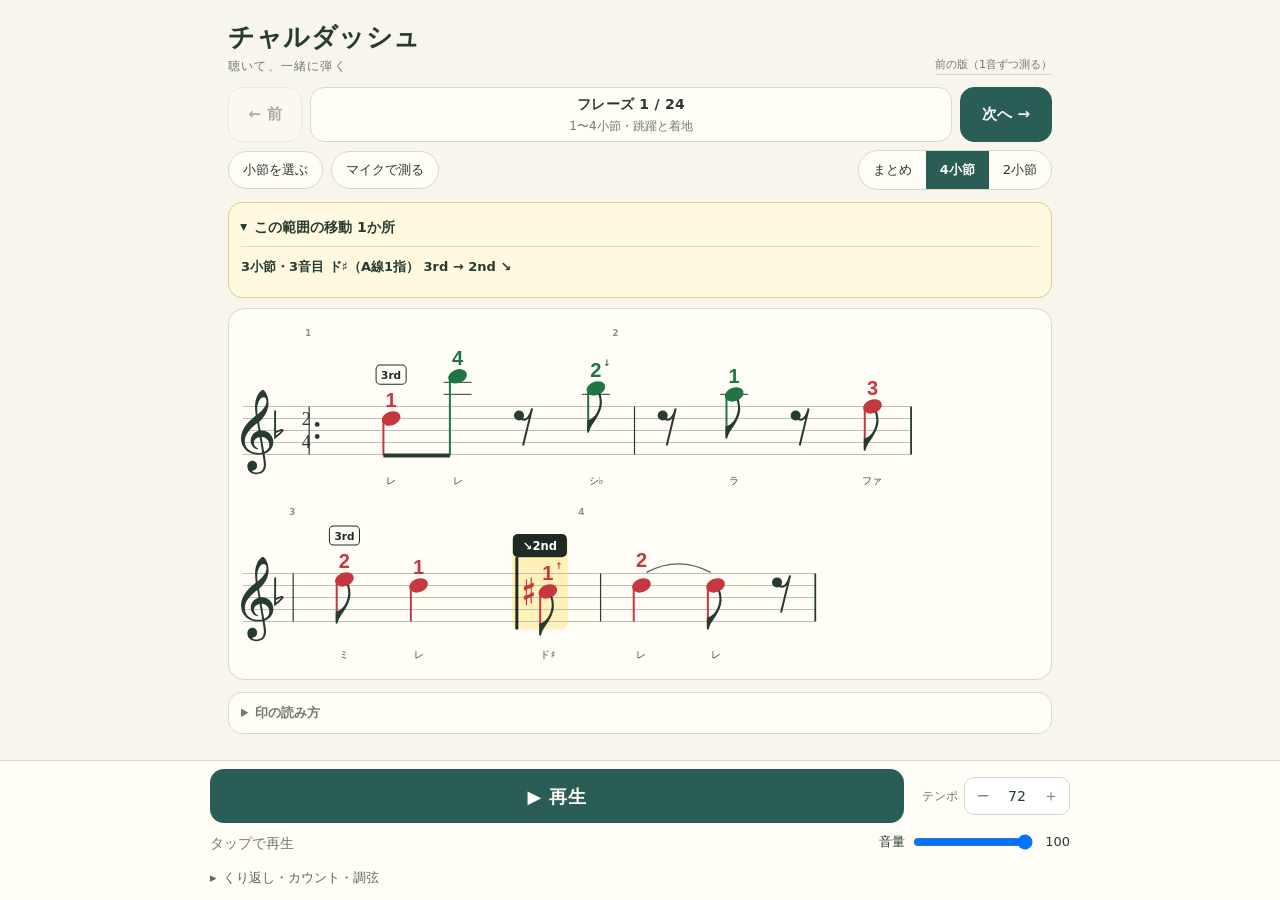
<file: index.html>
<!doctype html>
<html lang="ja">
<head>
<meta charset="utf-8">
<meta name="viewport" content="width=device-width, initial-scale=1, viewport-fit=cover">
<meta name="theme-color" content="#f7f5ec">
<title>チャルダッシュ — 聴いて、一緒に弾く</title>
<link rel="icon" href="icon.svg" type="image/svg+xml">
<link rel="stylesheet" href="style.css">
</head>
<body>

<header class="top">
  <div class="title">
    <h1>チャルダッシュ</h1>
    <p class="sub">聴いて、一緒に弾く</p>
  </div>
  <a id="classic-link" class="quiet-link" href="../">前の版（1音ずつ測る）</a>
</header>

<main>
  <section class="phrase-bar" aria-label="練習する範囲">
    <button id="prev" class="arrow" type="button">← 前</button>
    <div class="phrase-label">
      <p id="range-title" class="range-title">フレーズ 1 / 24</p>
      <p id="range-sub" class="range-sub">1〜4小節</p>
    </div>
    <button id="next" class="arrow primary" type="button">次へ →</button>
  </section>

  <div class="range-tools">
    <button id="picker-open" class="chip" type="button" aria-expanded="false" aria-controls="picker">小節を選ぶ</button>
    <a id="mic-link" class="chip" href="mic.html">マイクで測る</a>
    <div class="seg" role="group" aria-label="区切り">
      <button type="button" class="seg-btn" data-unit="16" aria-pressed="false">まとめ</button>
      <button type="button" class="seg-btn" data-unit="4" aria-pressed="true">4小節</button>
      <button type="button" class="seg-btn" data-unit="2" aria-pressed="false">2小節</button>
    </div>
    <button id="back-to-phrase" class="chip" type="button" hidden>フレーズに戻す</button>
  </div>

  <div id="picker" class="picker" hidden>
    <label>はじめ
      <select id="picker-start"></select>
    </label>
    <label>おわり
      <select id="picker-end"></select>
    </label>
    <button id="picker-apply" class="chip go" type="button">この範囲にする</button>
  </div>

  <details class="range-shifts" id="shift-box">
    <summary id="shift-title">この範囲の移動</summary>
    <div id="shift-list"></div>
  </details>

  <section id="score" class="score" aria-label="楽譜"></section>
  <div id="count-overlay" class="count-overlay" role="status" aria-live="assertive" hidden></div>

  <details class="legend">
    <summary>印の読み方</summary>
    <dl>
      <div><dt><span class="sw" style="background:#285dcc"></span>G線</dt><dd>青</dd></div>
      <div><dt><span class="sw" style="background:#ba6613"></span>D線</dt><dd>橙</dd></div>
      <div><dt><span class="sw" style="background:#c63840"></span>A線</dt><dd>赤</dd></div>
      <div><dt><span class="sw" style="background:#217544"></span>E線</dt><dd>緑</dd></div>
      <div><dt>1 2 3 4</dt><dd>押さえる指。0 は開放弦。</dd></div>
      <div><dt>1st・2nd・3rd</dt><dd>左手のポジション。ポジション名は各段の最初と移動の所だけに書きます。</dd></div>
      <div><dt><span class="shift-sample">↗3rd</span></dt><dd>黒い札・太い縦線・黄色の帯が手の位置を変える音。札の字が移った先で、↗は上がる移動、↘は下がる移動です。</dd></div>
      <div><dt>↑</dt><dd>その指を半音高めに置く（高い2 など）。</dd></div>
      <div><dt>↓</dt><dd>その指を半音低めに置く（低い1・低い2 など）。</dd></div>
      <div><dt>◇</dt><dd>ハーモニクス。指を軽く触れて鳴らす音。</dd></div>
    </dl>
  </details>
</main>

<footer class="controls">
  <div class="inner">
    <div id="shift-cue" class="shift-cue" role="status" aria-live="polite" hidden></div>
    <div class="row main-row">
      <button id="play" class="play" type="button">▶ 再生</button>
      <div class="field tempo-field">テンポ
        <div class="stepper">
          <button id="tempo-down" type="button" aria-label="テンポを下げる">−</button>
          <output id="tempo-value">72</output>
          <button id="tempo-up" type="button" aria-label="テンポを上げる">＋</button>
        </div>
      </div>
    </div>
    <div class="status-row">
      <p class="status" id="status" role="status" aria-live="polite">タップで再生</p>
      <label class="volume-field">音量
        <input id="volume" type="range" min="10" max="100" step="5" value="100">
        <output id="volume-value">100</output>
      </label>
    </div>
    <details class="more" id="more">
    <summary>くり返し・カウント・調弦</summary>
    <div class="row">
      <label class="field">くり返し
        <select id="repeat">
          <option value="inf">ずっと</option>
          <option value="1">1回</option>
          <option value="3">3回</option>
          <option value="5">5回</option>
        </select>
      </label>
      <label class="field">カウント
        <select id="count-pattern">
          <option value="1234">1・2・3・4</option>
          <option value="1212">1・2・1・2</option>
          <option value="121hai">1・2・1・ハイ</option>
        </select>
      </label>
      <label class="field toggle">間にカウント
        <input id="countin" type="checkbox" checked>
      </label>
      <label class="field">調弦 A=
        <select id="tuning">
          <option value="440">440</option>
          <option value="441">441</option>
          <option value="442" selected>442</option>
          <option value="443">443</option>
        </select>
      </label>
    </div>
    </details>
  </div>
</footer>

<script type="module" src="app.js"></script>
</body>
</html>
</file>
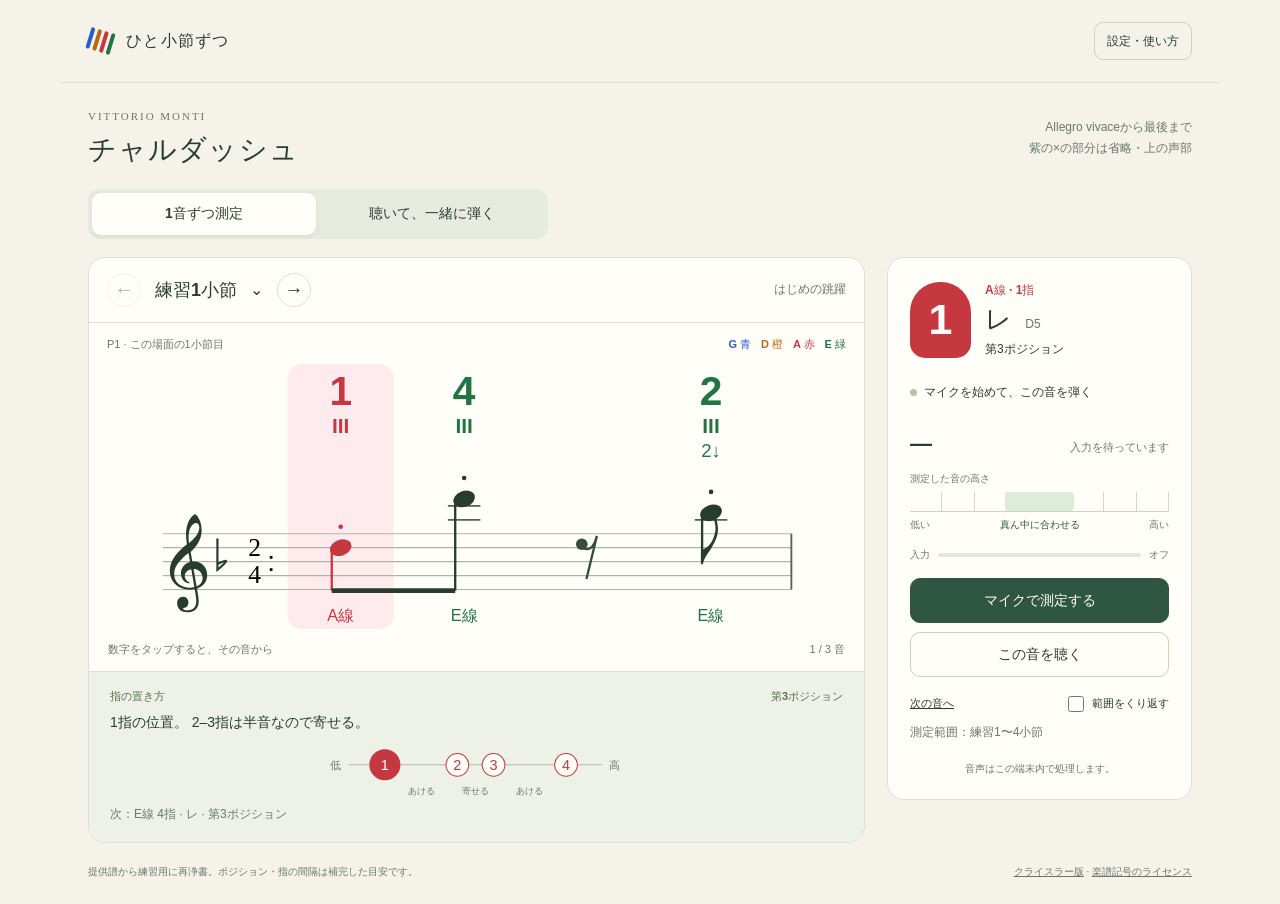
<file: classic/index.html>
<!doctype html><html lang="ja"><head><meta charset="utf-8"><meta name="viewport" content="width=device-width,initial-scale=1,viewport-fit=cover"><meta name="theme-color" content="#f4f2e9"><meta name="description" content="モンティのチャルダッシュを、色付き運指とポジションで練習。1音ずつ測定／お手本を聴いて一緒に弾く。"><title>ひと小節ずつ — チャルダッシュ</title><link rel="icon" href="icon.svg" type="image/svg+xml"><link rel="stylesheet" href="style.css"></head>
<body><header><a class="brand" href="./"><span class="strings-mark" aria-hidden="true"><i></i><i></i><i></i><i></i></span>ひと小節ずつ</a><button id="settings-open" class="quiet" aria-expanded="false">設定・使い方</button></header>
<main><div class="heading"><div><p class="eyebrow">VITTORIO MONTI</p><h1>チャルダッシュ</h1></div><p class="scope">Allegro vivaceから最後まで<br>紫の×の部分は省略・上の声部</p></div>
<div class="mode-tabs" role="group" aria-label="モード"><button id="measure-mode" aria-pressed="true">1音ずつ測定</button><button id="phrase-mode" aria-pressed="false">聴いて、一緒に弾く</button></div>
<div class="workspace"><section class="score-panel" aria-label="楽譜と運指"><div class="toolbar"><button id="previous" class="arrow" aria-label="前の小節">←</button><button id="picker-open" aria-expanded="false"><b id="measure-title">練習1小節</b><span>⌄</span></button><button id="next" class="arrow" aria-label="次の小節">→</button><span id="section-tag"></span></div>
<div class="score-meta"><span id="source-place"></span><div class="legend"><b class="g">G 青</b><b class="d">D 橙</b><b class="a">A 赤</b><b class="e">E 緑</b></div></div>
<div id="score" class="score"></div><div class="score-bottom"><span>数字をタップすると、その音から</span><span id="note-count"></span></div>
<div class="finger-guide"><div class="guide-heading"><span>指の置き方</span><span id="shape-position"></span></div><p id="instruction"></p><div id="hand-shape"></div><p id="next-note" class="subtle"></p></div></section>
<aside class="control-panel"><div class="target"><div id="finger-disc">1</div><div><p id="target-string"></p><h2 id="target-note"></h2><p id="target-position"></p></div></div>
<div id="measurement-controls"><div class="status"><i id="status-dot"></i><p id="status-text" role="status" aria-live="polite">マイクを始めて、この音を弾く</p></div><div class="readout"><strong id="heard-note">—</strong><span id="heard-frequency">入力を待っています</span></div><p class="meter-label">測定した音の高さ</p><div class="pitch-meter"><span class="good-zone"></span><i id="needle" hidden></i></div><div class="pitch-labels"><span>低い</span><b id="pitch-hint">真ん中に合わせる</b><span>高い</span></div><div class="input"><span>入力</span><div><i id="input-level"></i></div><span id="input-state">オフ</span></div><button id="start-mic" class="primary">マイクで測定する</button><button id="reference" class="secondary">この音を聴く</button><div class="minor-actions"><button id="manual-next">次の音へ</button><label><input id="measure-loop" type="checkbox">範囲をくり返す</label></div><p id="measurement-range" class="subtle"></p></div>
<div id="phrase-controls" hidden><p class="phrase-caption">いま練習するフレーズ</p><h3 id="phrase-title"></h3><p id="phrase-range" class="subtle"></p><div id="steps" class="steps"><span data-phase="listen">1 聴く</span><span data-phase="count">2 構える</span><span data-phase="together">3 一緒に</span></div><div class="practice-state"><span id="countdown"></span><p id="practice-status" role="status" aria-live="polite">まずお手本を1回聴きます。</p></div><label class="tempo-setting">速さ <b><span id="bpm-value">72</span> BPM</b><input id="bpm" type="range" min="30" max="180" step="2" value="72"></label><p class="subtle">4拍のカウント後、同じお手本と一緒に。</p><button id="start-phrase" class="primary">お手本から始める</button><label class="repeat"><input id="phrase-loop" type="checkbox" checked>同じフレーズをくり返す</label><div class="phrase-nav"><button id="previous-phrase" class="quiet">前のフレーズ</button><button id="next-phrase" class="quiet">次のフレーズ</button></div></div>
<div id="error" class="error" role="alert" hidden></div><div id="completion" class="completion" hidden><h3>この範囲が終わりました</h3><p id="completion-text"></p><button id="restart" class="secondary">はじめから</button></div><p class="privacy">音声はこの端末内で処理します。</p></aside></div>
<footer><p>提供譜から練習用に再浄書。ポジション・指の間隔は補完した目安です。</p><p><a href="https://ngmt4amtk-web.github.io/kreisler-practice/">クライスラー版</a> · <a href="LICENSES.txt">楽譜記号のライセンス</a></p></footer>
</main>
<dialog id="picker"><div class="dialog-heading"><h2>練習するところ</h2><button class="quiet" id="picker-close">閉じる ×</button></div><p class="subtle">小節番号は、このアプリの開始地点を1としています。</p><label class="field">場面<select id="section-select"></select></label><div id="phrases" class="phrase-list"></div><details id="bar-details"><summary>1小節ずつ選ぶ・範囲を変える</summary><div id="measure-grid" class="measure-grid"></div><div class="range"><label>開始<select id="range-start"></select></label><label>終了<select id="range-end"></select></label><button id="apply-range" class="primary">この範囲</button></div><p id="range-error" class="error" role="alert"></p></details></dialog>
<dialog id="settings"><div class="dialog-heading"><h2>設定・使い方</h2><button class="quiet" id="settings-close">閉じる ×</button></div><div class="settings-grid"><label>基準のラ<select id="tuning"><option value="440">A = 440 Hz</option><option value="441">A = 441 Hz</option><option value="442">A = 442 Hz</option><option value="443">A = 443 Hz</option></select></label><label>音程の許容幅<select id="tolerance"><option value="25">細かく ±25セント</option><option value="40">標準 ±40セント</option><option value="60">ゆったり ±60セント</option></select></label><label>マイクの感度<select id="sensitivity"><option value="normal">標準</option><option value="quiet">小さな音を拾う</option></select></label><label>お手本の音量<input type="range" id="volume" min="0.2" max="1" step="0.05"></label><label class="wide"><input type="checkbox" id="auto-reference">違う音が続いたら、この音のお手本を鳴らす</label></div><p id="microphone-details" class="subtle"></p>
<details open><summary>指番号と矢印の読み方</summary><p>G線は青、D線はオレンジ、A線は赤、E線は緑。数字は指、0は開放弦です。I・II・III・IVは第1・第2・第3・第4ポジションです。</p><p>↑は高め、↓は低めに置く目安。第1ポジションの2指は、高い2／低い2を示します。それ以外のポジションでは、同じ音名の自然音からの半音の変化を矢印で示します。指の配置図は、近くの音から補った並びです。線の上の間隔は半音の数を表し、手の実寸ではありません。</p><p>指の置き方の目安と、マイクで測った「高い・低い」は別の表示です。半音の隣の指は寄せる目安とし、無理に力でくっつけません。高いポジションほど実際の指の間隔は狭くなります。</p></details>
<details><summary>譜面の範囲・補完したところ</summary><p>1ページ下のAllegro vivaceから最後までの97小節。2ページ下の紫の×の人工ハーモニクス部分は飛ばし、重音・和音は上の声部を収録しています。Molto menoの単音の自然ハーモニクス2音は残しています。</p><p>色付きの書き込みを優先し、書き込みのない反復は同じ音型から補っています。ポジションは弦・音高・指番号から置いた練習用の案です。同じ指番号でも、指を伸ばすか手を移すかで別の弾き方があり得ます。</p><p>特に練習21・22小節（再現の53・54小節）のA線「ド♯1・ミ3・ソ4」は、書き込みどおりの指を残し、第2→第3→第2ポジションと補っています。ここは4指を伸ばす別案もあるため、原譜にないポジションを確定指定として扱っていません。</p><p>五線・音価・休符・臨時記号・タイ・装飾音を再浄書しています。読みやすさのため、音の多い小節は上下2段に分けます。原譜の強弱・弓順・スラーの一部は省略した練習譜です。装飾音は測定では1音ずつ、練習では直後の音の時間を少し借りて鳴らします。</p></details>
<details><summary>2つのモード</summary><p>測定では、指定の音が許容幅に入り、短く安定すると次へ進みます。同じ音が続く場合は、一度音を止めて弾き直します。100セントが半音です。</p><p>練習では「お手本 → 4拍カウント → 同じお手本と一緒に弾く」。テンポは四分音符を1拍としたBPMです。お手本の再生中はマイクで採点しません。録音や演奏の保存はしません。</p><p>基準音から等間隔に分けた平均律のお手本です。音程の表情付けや、和音に合わせた微調整を一意に決めるものではありません。リズム・弓順・指・弦そのものはマイクで判定しません。</p><p>画面を閉じたり、別アプリへ移ると停止します。マイクはHTTPSまたはlocalhostで使えます。</p></details></dialog>
<script type="module" src="app.js"></script></body></html>
</file>
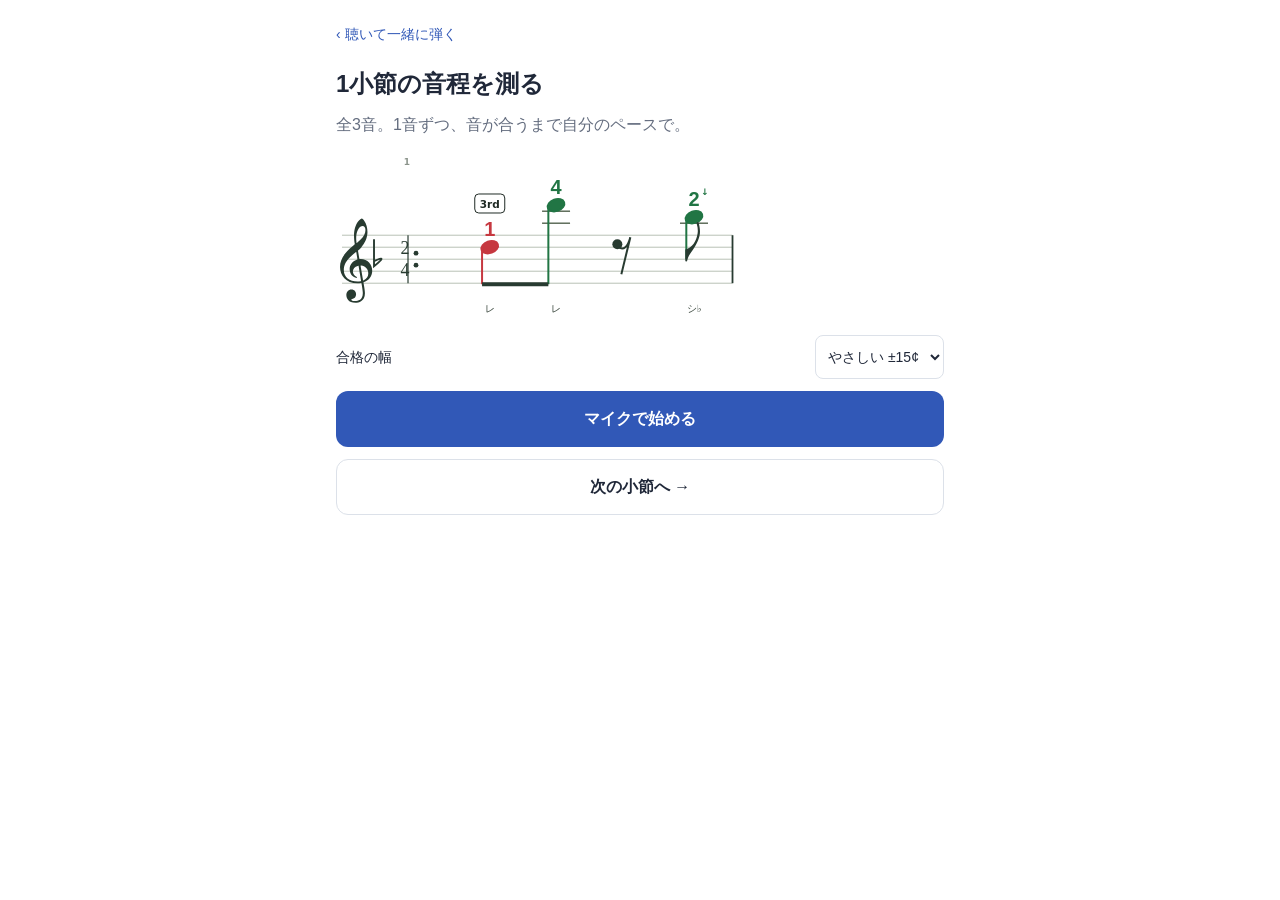
<file: mic.html>
<!doctype html>
<html lang="ja">
<head>
<meta charset="utf-8">
<meta name="viewport" content="width=device-width, initial-scale=1, viewport-fit=cover">
<title>チャルダッシュ — 音程を測る</title>
<link rel="icon" href="icon.svg" type="image/svg+xml">
<link rel="stylesheet" href="shodan/mic-status.css">
<link rel="stylesheet" href="mic.css">
</head>
<body>
<main id="root"></main>
<div id="toast" class="toast" role="status" aria-live="polite"></div>
<script type="module" src="mic.mjs"></script>
</body>
</html>
</file>
<file: style.css>
:root {
  --paper: #f7f5ec;
  --card: #fffdf6;
  --ink: #283b31;
  --soft: #6f7a6f;
  --line: #dcd8c9;
  --accent: #2a5d55;
}

.count-overlay {
  position: fixed;
  inset: 0 0 var(--controls-height, 240px);
  z-index: 20;
  display: flex;
  justify-content: center;
  align-items: center;
  background: #fffdf6ed;
  color: var(--accent);
  font-size: min(50vw, 52vh);
  font-weight: 800;
  line-height: 1;
  pointer-events: none;
}
.count-overlay[hidden] { display: none; }
.count-overlay.last-beat { color: #bd4e23; }

* { box-sizing: border-box; }

html, body {
  margin: 0;
  padding: 0;
}

body {
  background: var(--paper);
  color: var(--ink);
  font-family: system-ui, -apple-system, 'Hiragino Sans', 'Noto Sans CJK JP', sans-serif;
  font-size: 15px;
  line-height: 1.5;
  -webkit-text-size-adjust: 100%;
  padding-bottom: calc(var(--controls-height, 240px) + 20px);
}

button, select, input { font: inherit; color: inherit; }

header.top {
  display: flex;
  align-items: flex-end;
  justify-content: space-between;
  gap: 10px;
  max-width: 860px;
  margin: 0 auto;
  padding: 14px 14px 4px;
}

h1 {
  margin: 0;
  font-size: 22px;
  letter-spacing: .02em;
}

.sub {
  margin: 0;
  font-size: 12px;
  letter-spacing: .1em;
  color: var(--soft);
}

.quiet-link {
  font-size: 11px;
  color: var(--soft);
  text-decoration: none;
  border-bottom: 1px solid var(--line);
  padding-bottom: 1px;
  white-space: nowrap;
}

main {
  max-width: 860px;
  margin: 0 auto;
  padding: 0 10px 6px;
}

/* フレーズの帯 */
.phrase-bar {
  display: flex;
  align-items: stretch;
  gap: 8px;
  margin-top: 8px;
}

.arrow {
  flex: 0 0 auto;
  min-width: 74px;
  min-height: 52px;
  padding: 0 12px;
  border: 1px solid var(--line);
  border-radius: 14px;
  background: var(--card);
  font-size: 15px;
  font-weight: 600;
  letter-spacing: .02em;
  cursor: pointer;
}

.arrow.primary {
  min-width: 92px;
  border-color: var(--accent);
  background: var(--accent);
  color: #fdfcf5;
}

.arrow:disabled { opacity: .38; cursor: default; }

.phrase-label {
  flex: 1 1 auto;
  min-width: 0;
  display: flex;
  flex-direction: column;
  justify-content: center;
  padding: 6px 10px;
  border: 1px solid var(--line);
  border-radius: 14px;
  background: var(--card);
  text-align: center;
}

.range-title {
  margin: 0;
  font-size: 14px;
  font-weight: 700;
  letter-spacing: .02em;
}

.range-sub {
  margin: 2px 0 0;
  font-size: 12px;
  color: var(--soft);
  overflow-wrap: anywhere;
}

/* 小節を選ぶ・区切り */
.range-tools {
  display: flex;
  flex-wrap: wrap;
  align-items: center;
  gap: 8px;
  margin-top: 8px;
}

.chip {
  min-height: 38px;
  padding: 0 14px;
  border: 1px solid var(--line);
  border-radius: 999px;
  background: var(--card);
  font-size: 13px;
  cursor: pointer;
}

.chip.go { border-color: var(--accent); color: var(--accent); font-weight: 600; }
.chip[aria-expanded="true"] { background: var(--accent); color: #fdfcf5; border-color: var(--accent); }

.seg {
  display: flex;
  margin-left: auto;
  border: 1px solid var(--line);
  border-radius: 999px;
  overflow: hidden;
  background: var(--card);
}

.seg-btn {
  min-height: 38px;
  padding: 0 14px;
  border: 0;
  background: transparent;
  font-size: 13px;
  cursor: pointer;
}

.seg-btn[aria-pressed="true"] {
  background: var(--accent);
  color: #fdfcf5;
  font-weight: 600;
}

.picker {
  display: flex;
  flex-wrap: wrap;
  align-items: center;
  gap: 8px;
  margin-top: 8px;
  padding: 10px;
  border: 1px solid var(--line);
  border-radius: 14px;
  background: var(--card);
}

.picker[hidden] { display: none; }

.picker label {
  display: flex;
  align-items: center;
  gap: 6px;
  font-size: 13px;
  color: var(--soft);
}

.picker select {
  min-height: 40px;
  padding: 0 10px;
  border: 1px solid var(--line);
  border-radius: 10px;
  background: #fff;
  font-size: 15px;
}

/* 楽譜 */
.score {
  margin-top: 10px;
  border: 1px solid var(--line);
  border-radius: 16px;
  background: var(--card);
  padding: 6px 4px 2px;
  overflow: hidden;
}

.score .system {
  display: block;
  width: 100%;
  height: auto;
  margin: 2px 0 6px;
}

.score .score-note { cursor: pointer; }

.score .bar-number { cursor: pointer; }

/* 凡例 */
.legend {
  margin-top: 12px;
  padding: 10px 12px;
  border: 1px solid var(--line);
  border-radius: 14px;
  background: var(--card);
  font-size: 13px;
}

.legend summary {
  cursor: pointer;
  font-weight: 600;
  font-size: 13px;
  color: var(--soft);
}

.legend dl {
  display: grid;
  grid-template-columns: 1fr;
  gap: 4px 18px;
  margin: 10px 0 0;
}

.legend dl > div { display: flex; gap: 8px; align-items: baseline; }

.legend dt {
  flex: 0 0 116px;
  display: flex;
  align-items: center;
  gap: 6px;
  font-weight: 600;
}

.legend dd { margin: 0; color: var(--soft); }

.sw {
  display: inline-block;
  width: 11px;
  height: 11px;
  border-radius: 50%;
}

.shift-sample {
  display: inline-block;
  padding: 2px 5px;
  border-radius: 4px;
  background: #1f2a24;
  color: white;
  box-shadow: 0 5px 0 3px #fff1b8;
}

.range-shifts {
  margin-top: 12px;
  padding: 10px 12px;
  border: 1px solid #dfcd85;
  border-radius: 14px;
  background: #fff9df;
}
.range-shifts h2 { margin: 0 0 5px; font-size: 14px; }
.shift-row {
  display: block;
  width: 100%;
  padding: 10px 0;
  border: 0;
  border-top: 1px solid #e5dba9;
  background: transparent;
  text-align: left;
  font-size: 13px;
  font-weight: 600;
  cursor: pointer;
}
.shift-row:hover, .shift-row:focus-visible { background: #fff1b8; }
.no-shifts { margin: 0; font-size: 13px; }
.shift-cue {
  padding: 10px 12px;
  border: 2px solid #1f2a24;
  border-radius: 12px;
  background: #fff1b8;
  color: #1f2a24;
  font-size: 19px;
  font-weight: 800;
  line-height: 1.4;
  overflow-wrap: anywhere;
}
.shift-cue[hidden] { display: none; }
.controls { z-index: 10; }
.shift-cue-active .shift-badge { animation: shift-alert .7s ease-in-out infinite alternate; }
.shift-cue-active .shift-line { stroke: #a44800; }
@keyframes shift-alert {
  from { fill: #1f2a24; }
  to { fill: #9a4200; }
}
@media (prefers-reduced-motion: reduce) {
  .shift-cue-active .shift-badge { animation: none; fill: #9a4200; }
}

/* 操作盤 */
.controls {
  position: fixed;
  left: 0;
  right: 0;
  bottom: 0;
  border-top: 1px solid var(--line);
  background: rgba(255, 253, 246, .97);
  backdrop-filter: blur(8px);
  padding: 8px 10px calc(8px + env(safe-area-inset-bottom));
}

.controls .inner {
  max-width: 860px;
  margin: 0 auto;
  display: flex;
  flex-direction: column;
  gap: 6px;
}

.row {
  display: flex;
  flex-wrap: wrap;
  align-items: center;
  gap: 8px 12px;
}

.main-row { gap: 10px; }

.play {
  flex: 1 1 140px;
  min-height: 54px;
  border: 0;
  border-radius: 14px;
  background: var(--accent);
  color: #fdfcf5;
  font-size: 18px;
  font-weight: 700;
  letter-spacing: .04em;
  cursor: pointer;
}

.play.playing { background: #7a3f3a; }

.status {
  flex: 1 1 120px;
  margin: 0;
  font-size: 13px;
  color: var(--soft);
  min-height: 20px;
}

.field {
  display: flex;
  align-items: center;
  gap: 6px;
  font-size: 12px;
  color: var(--soft);
  white-space: nowrap;
}

.field select {
  min-height: 36px;
  padding: 0 8px;
  border: 1px solid var(--line);
  border-radius: 10px;
  background: #fff;
  font-size: 14px;
  color: var(--ink);
}

.stepper {
  display: flex;
  align-items: center;
  border: 1px solid var(--line);
  border-radius: 10px;
  background: #fff;
  overflow: hidden;
}

.stepper button {
  width: 36px;
  min-height: 36px;
  border: 0;
  background: transparent;
  font-size: 16px;
  cursor: pointer;
}

.stepper output {
  min-width: 32px;
  text-align: center;
  font-size: 14px;
  font-variant-numeric: tabular-nums;
  color: var(--ink);
}

.field input[type="range"] { width: 92px; accent-color: var(--accent); }
.field.toggle input { width: 20px; height: 20px; accent-color: var(--accent); }

@media (min-width: 700px) {
  main { padding: 0 18px 6px; }
  header.top { padding: 18px 18px 4px; }
  .legend dl { grid-template-columns: 1fr 1fr; }
  .row { gap: 8px 18px; }
  .play { flex: 0 0 200px; }
}

@media (min-width: 1100px) {
  h1 { font-size: 26px; }
  .score { padding: 10px 8px 4px; }
}

/* 2026-11-04 スマホで楽譜を画面に残すため、移動の一覧と細かい設定を畳む */
.range-shifts > summary { cursor: pointer; font-size: 14px; font-weight: 700; list-style: none; min-height: 28px; display: flex; align-items: center; gap: 6px; }
.range-shifts > summary::-webkit-details-marker { display: none; }
.range-shifts:not(.empty) > summary::before { content: "▸"; transition: transform .15s; }
.range-shifts[open]:not(.empty) > summary::before { transform: rotate(90deg); }
.range-shifts[open] > summary { margin-bottom: 5px; }
.range-shifts.empty #shift-list { display: none; }
.main-row { align-items: center; }
.main-row .play { flex: 1 1 auto; }
.tempo-field { flex: 0 0 auto; }
.controls .status { flex: 0 0 auto; margin: 4px 0 0; min-height: 1.2em; font-size: 14px; }
.more > summary { cursor: pointer; font-size: 13px; color: #5b6857; padding: 6px 0 2px; min-height: 32px; display: flex; align-items: center; }
.more > summary::before { content: "▸"; margin-right: 6px; transition: transform .15s; }
.more[open] > summary::before { transform: rotate(90deg); }
.more > summary::-webkit-details-marker { display: none; }

/* 音量のつまみは畳まずに出す（本人 2026-11-05「音量大きく…調整も出来るように」） */
.controls .status-row { display: flex; align-items: center; justify-content: space-between; gap: 10px; flex-wrap: wrap; }
.controls .status-row .status { margin: 4px 0 0; }
.volume-field { display: inline-flex; align-items: center; gap: 6px; font-size: 13px; color: inherit; }
.volume-field input { width: 120px; }
.volume-field output { min-width: 2.2em; text-align: right; font-variant-numeric: tabular-nums; }

/* 「マイクで測る」はリンクだが、見た目は隣のボタンと同じ札にする */
a.chip { display: inline-flex; align-items: center; color: inherit; text-decoration: none; }
</file>
<file: classic/style.css>
:root{--paper:#f4f2e9;--surface:#fffef9;--ink:#293d32;--muted:#6c776b;--line:#dce1d5;--green:#2e5640;--g:#285dcc;--d:#ba6613;--a:#c63840;--e:#217544;font-family:-apple-system,BlinkMacSystemFont,"Hiragino Sans",sans-serif;color:var(--ink);background:var(--paper);color-scheme:light;font-size:16px;font-synthesis:none}*{box-sizing:border-box}body{margin:0}button,input,select{font:inherit}button{cursor:pointer;color:inherit}button:disabled{opacity:.4;cursor:default}button:focus-visible,a:focus-visible,input:focus-visible,select:focus-visible,.score-note:focus-visible{outline:3px solid #559aff;outline-offset:3px}[hidden]{display:none!important}p,h1,h2,h3{margin:0}p{line-height:1.7}a{color:inherit}button,input,select{-webkit-tap-highlight-color:transparent}header{max-width:1160px;margin:auto;display:flex;align-items:center;justify-content:space-between;padding:22px 28px;border-bottom:1px solid var(--line)}.brand{display:flex;align-items:center;gap:13px;font-size:16px;font-weight:700;text-decoration:none;letter-spacing:.08em}.strings-mark{display:flex;gap:3px;transform:rotate(17deg)}.strings-mark i{height:22px;width:4px;border-radius:3px;background:var(--g)}.strings-mark i:nth-child(2){background:var(--d)}.strings-mark i:nth-child(3){background:var(--a)}.strings-mark i:nth-child(4){background:var(--e)}main{max-width:1160px;margin:auto;padding:24px 28px}.heading{display:flex;justify-content:space-between;align-items:center;gap:15px;margin-bottom:20px}.eyebrow{font-family:Georgia,serif;color:var(--muted);font-size:11px;letter-spacing:.18em;margin-bottom:5px}h1{font-size:28px;font-weight:650;letter-spacing:.04em}.scope{font-size:12px;color:var(--muted);text-align:right}.quiet{border:1px solid #cbd3c4;background:transparent;border-radius:9px;padding:9px 12px;font-size:12px;min-height:38px}.mode-tabs{display:flex;background:#e7ebdf;border-radius:12px;padding:4px;max-width:460px;margin-bottom:18px;gap:4px}.mode-tabs button{flex:1;border:0;background:transparent;font-size:14px;padding:12px 8px;border-radius:9px;font-weight:600}.mode-tabs button[aria-pressed=true]{background:var(--surface);box-shadow:0 2px 5px #203b3210}.workspace{display:grid;grid-template-columns:minmax(0,1fr) 305px;gap:22px;align-items:start}.score-panel,.control-panel{background:var(--surface);border:1px solid var(--line);border-radius:17px;min-width:0}.score-panel{overflow:hidden}.toolbar{display:flex;align-items:center;gap:8px;padding:14px 18px;border-bottom:1px solid var(--line)}.arrow{height:34px;width:34px;flex-shrink:0;border:1px solid var(--line);background:transparent;border-radius:50%;font-size:19px}#picker-open{border:0;background:transparent;padding:6px;display:flex;gap:13px;align-items:center;min-width:0}#measure-title{font-size:18px}#section-tag{margin-left:auto;color:var(--muted);font-size:12px}.score-meta{display:flex;justify-content:space-between;gap:8px;padding:14px 18px 0;font-size:11px;color:var(--muted)}.legend{display:flex;gap:10px;white-space:nowrap}.g{color:var(--g)}.d{color:var(--d)}.a{color:var(--a)}.e{color:var(--e)}.score{padding:4px 13px 0;min-height:220px}.score svg{width:100%;height:auto;display:block;max-height:280px;color:var(--ink)}.score-note{cursor:pointer}.score-note:focus-visible>rect{stroke:#559aff;stroke-width:2}.score-bottom{display:flex;justify-content:space-between;gap:10px;color:var(--muted);font-size:11px;padding:6px 19px 14px}.finger-guide{background:#edf1e7;border-top:1px solid var(--line);padding:17px 21px}.guide-heading{display:flex;justify-content:space-between;color:#55724f;font-size:11px;font-weight:650;margin-bottom:7px}.finger-guide>p{font-size:14px}.subtle{font-size:12px;color:var(--muted);line-height:1.65}#next-note{font-size:12px;margin-top:6px}#hand-shape svg{max-width:330px;width:100%;height:59px;display:block;margin:6px auto 0}.control-panel{padding:22px}.target{display:flex;align-items:center;gap:14px}#finger-disc{flex-shrink:0;width:61px;height:76px;border-radius:30px 30px 15px 15px;display:grid;place-items:center;font-size:43px;font-weight:700;color:white;background:var(--a)}#target-string{font-size:12px;font-weight:650}#target-note{font-size:26px;line-height:1.5}#target-note small{font-size:12px;color:var(--muted);margin-left:6px;font-weight:400}#target-position{font-size:12px}.status{display:flex;gap:7px;font-size:12px;margin-top:23px;min-height:42px;align-items:flex-start}.status i{width:7px;height:7px;border-radius:50%;background:#b5c1ae;margin-top:7px;flex-shrink:0}.status i.live{background:#459461;box-shadow:0 0 0 4px #e6f1e2}.readout{display:flex;justify-content:space-between;align-items:baseline;gap:7px;margin-top:7px}#heard-note{font-size:22px}#heard-frequency{font-size:11px;color:var(--muted)}.meter-label{font-size:10px;color:var(--muted);margin-top:13px}.pitch-meter{height:20px;border-bottom:1px solid #ccd5c4;background:repeating-linear-gradient(to right,transparent 0,transparent calc(12.5% - 1px),#d3dacd calc(12.5% - 1px),#d3dacd 12.5%);position:relative;margin:5px 0 6px}.good-zone{position:absolute;height:100%;width:26.67%;left:36.67%;background:#dfebd9;border-radius:4px}#needle{position:absolute;width:3px;height:27px;background:#365c40;bottom:-4px;transition:left .09s}.pitch-labels{display:flex;justify-content:space-between;font-size:10px;color:var(--muted)}.pitch-labels b{font-weight:500;color:var(--green)}.input{display:flex;align-items:center;gap:8px;margin:16px 0;color:var(--muted);font-size:10px}.input>div{flex:1;height:4px;background:#e3e8dc;overflow:hidden;border-radius:3px}.input i{display:block;height:100%;background:#739468;width:0}.primary,.secondary{display:block;width:100%;border-radius:10px;min-height:45px;padding:12px 9px;font-size:14px;font-weight:600}.primary{background:var(--green);color:white;border:1px solid var(--green)}.secondary{background:transparent;border:1px solid #c8d2be;margin-top:9px}.minor-actions{display:flex;flex-wrap:wrap;justify-content:space-between;gap:8px;align-items:center;margin:14px 0 7px;font-size:11px}.minor-actions>button{background:none;border:0;text-decoration:underline;padding:5px 0}.minor-actions label,.repeat{display:flex;align-items:center;gap:5px}input[type=checkbox]{accent-color:var(--green);width:16px;height:16px}input[type=range]{width:100%;accent-color:var(--green)}.privacy{font-size:10px;color:var(--muted);margin-top:17px;text-align:center}.phrase-caption{font-size:11px;color:var(--muted);margin-top:22px}#phrase-title{font-size:18px;margin:4px 0}#phrase-range{font-size:11px}.steps{display:flex;gap:5px;margin:18px 0 8px}.steps span{flex:1;text-align:center;font-size:11px;padding:8px 3px;border:1px solid var(--line);border-radius:6px}.steps span.active{background:var(--green);color:#fff;border-color:var(--green)}.practice-state{display:flex;align-items:center;gap:10px;min-height:64px}#countdown:empty{display:none}#countdown{font-size:43px;font-variant-numeric:tabular-nums;width:43px;color:var(--green);text-align:center}#practice-status{font-size:13px}.tempo-setting{display:flex;flex-wrap:wrap;gap:8px;align-items:center;font-size:12px;margin:10px 0}.tempo-setting>b{margin-left:auto;font-weight:500}.tempo-setting input{flex-basis:100%;min-height:28px}#start-phrase{margin-top:17px}.repeat{font-size:12px;margin-top:12px}.phrase-nav{display:flex;gap:8px;margin-top:16px}.phrase-nav>button{flex:1;font-size:11px;padding:8px 3px}.error{font-size:12px;color:#aa3036;margin-top:12px;overflow-wrap:anywhere}.completion{padding-top:15px;border-top:1px solid var(--line);margin-top:17px}.completion h3{font-size:16px}.completion p{font-size:12px;margin-top:7px}footer{font-size:10px;color:var(--muted);display:flex;justify-content:space-between;gap:12px;margin-top:20px}footer p{font-size:10px}dialog{background:var(--surface);color:var(--ink);border:1px solid var(--line);border-radius:17px;padding:25px;width:min(640px,calc(100% - 24px));max-height:calc(100dvh - 32px);overflow-y:auto}dialog::backdrop{background:#17251c99}.dialog-heading{display:flex;justify-content:space-between;align-items:center;gap:8px;margin-bottom:14px}.dialog-heading h2{font-size:18px}.field{display:grid;gap:8px;font-size:12px;margin:17px 0}select{background:var(--surface);border:1px solid #cad2c2;border-radius:8px;min-height:43px;padding:8px;color:var(--ink);width:100%;min-width:0;font-size:14px}.phrase-list{display:grid;grid-template-columns:1fr 1fr;gap:8px}.phrase-list button{background:#f5f6ef;border:1px solid var(--line);border-radius:10px;padding:13px;text-align:left;min-height:67px}.phrase-list button.selected{background:#e5eddf;border-color:#91ad82}.phrase-list b{display:block;font-size:13px}.phrase-list small{font-size:11px;color:var(--muted);display:block;margin-top:4px}.measure-grid{display:grid;grid-template-columns:repeat(8,minmax(0,1fr));gap:6px;margin-top:12px}.measure-grid button{border:1px solid var(--line);background:transparent;border-radius:6px;padding:10px 0;font-size:13px}.measure-grid button.selected{background:var(--green);color:#fff}.range{display:grid;grid-template-columns:1fr 1fr 1fr;gap:10px;align-items:end;margin-top:16px}.range label{font-size:12px}.range select{margin-top:6px}.range button{font-size:12px;padding:10px 4px}.settings-grid{display:grid;grid-template-columns:1fr 1fr;gap:18px 13px}.settings-grid label{display:grid;gap:8px;font-size:12px}.settings-grid .wide{display:flex;align-items:center;grid-column:1/-1;gap:7px}.settings-grid input[type=range]{min-height:35px}details{border-top:1px solid var(--line);margin-top:18px;font-size:13px}summary{padding:16px 2px;cursor:pointer;font-weight:600;line-height:1.5}details p{margin:0 0 12px;font-size:13px}#microphone-details{margin-top:16px}.accepted #finger-disc{box-shadow:0 0 0 5px #deefd5}body.playing .score-panel{border-color:#7ea277}
@media(max-width:800px){header{padding:16px 20px}main{padding:20px}.workspace{grid-template-columns:minmax(0,1fr) 270px;gap:15px}.control-panel{padding:17px}.score-meta{flex-wrap:wrap}.toolbar{padding:12px}#section-tag{font-size:10px}.finger-guide{padding:14px}.score{padding:4px 5px}.score svg{max-height:230px}}
@media(max-width:680px){header{padding:11px 15px}.brand{font-size:13px;gap:9px}.strings-mark i{height:17px;width:3px}header>.quiet{font-size:10px;min-height:31px;padding:6px 9px}main{padding:12px 11px 22px}.heading{margin-bottom:12px;align-items:flex-start}.eyebrow{font-size:9px;letter-spacing:.12em;margin-bottom:2px}h1{font-size:22px}.scope{font-size:9px;line-height:1.65}.mode-tabs{max-width:none;margin-bottom:12px}.mode-tabs button{font-size:12px;padding:10px 4px}.workspace{grid-template-columns:minmax(0,1fr);gap:12px}.toolbar{padding:8px 11px;gap:5px}#measure-title{font-size:15px}#section-tag{font-size:11px}.arrow{width:30px;height:30px;font-size:16px}.score-meta{padding:9px 12px 0;font-size:10px}.legend{gap:8px;font-size:10px}.score{padding:0 5px;min-height:155px}.score svg{max-height:215px}.score:has(svg:nth-child(2)) svg{max-height:175px}.score-bottom{font-size:10px;padding:3px 13px 10px}.finger-guide{padding:11px 14px}.guide-heading{font-size:10px;margin-bottom:4px}.finger-guide>p{font-size:12px;line-height:1.7}#next-note{font-size:10px;margin-top:2px}#hand-shape svg{height:48px;margin-top:1px;max-width:270px}.control-panel{padding:15px}.target{gap:11px}#finger-disc{width:47px;height:58px;font-size:35px;border-radius:24px 24px 11px 11px}#target-note{font-size:24px}#target-string,#target-position{font-size:11px}#measurement-controls{display:grid;grid-template-columns:1fr 1fr;gap:0 14px}.status{grid-column:1/-1;margin-top:12px;min-height:26px;font-size:11px}.readout{grid-column:1;grid-row:2/4;margin:4px 0;display:block}#heard-note{display:block;font-size:20px}#heard-frequency{font-size:10px}.meter-label{grid-column:2;margin-top:0;font-size:9px}.pitch-meter{grid-column:2;height:16px;margin:4px 0}.pitch-labels{grid-column:2;font-size:9px}.input{grid-column:1/-1;margin:10px 0}.primary,.secondary{font-size:13px;min-height:42px;padding:11px 6px}#reference{margin:0}.minor-actions{grid-column:1/-1;margin:10px 0 4px}#measurement-range{grid-column:1/-1;font-size:10px}.privacy{font-size:9px;margin-top:10px}.phrase-caption{margin-top:15px}#phrase-controls{display:grid;grid-template-columns:1fr 1fr;gap:0 12px}.phrase-caption,#phrase-title,#phrase-range,.steps,.practice-state,.repeat,.phrase-nav{grid-column:1/-1}.steps{margin-top:14px}.practice-state{min-height:52px}.tempo-setting{grid-column:1;margin:8px 0}#phrase-controls>.subtle:not(#phrase-range){grid-column:2;font-size:11px;align-self:center}#start-phrase{grid-column:1/-1;margin-top:7px}.phrase-nav{margin-top:12px}.repeat{font-size:11px;margin-top:10px}footer{display:block;margin-top:13px}footer p{font-size:9px;margin-top:5px}dialog{padding:19px 16px}.dialog-heading h2{font-size:16px}.measure-grid{grid-template-columns:repeat(6,minmax(0,1fr))}.settings-grid{gap:14px 10px}.settings-grid label{font-size:11px}details p{font-size:12px}.phrase-list button{padding:11px}.phrase-list b{font-size:12px}}
@media(prefers-reduced-motion:reduce){*{transition:none!important}}

@media(min-width:360px) and (max-width:680px) and (min-height:800px){
 html,body{height:100%;overflow:hidden}body{height:100dvh;display:flex;flex-direction:column}header{height:43px;flex-shrink:0;padding:7px 14px;margin:0}
 main{display:flex;flex-direction:column;flex:1;min-height:0;padding:8px 10px 10px;width:100%;gap:8px}.heading{margin:0;min-height:40px;flex-shrink:0}.eyebrow{display:none}h1{font-size:20px}.scope{font-size:9px}.mode-tabs{margin:0;flex-shrink:0}.mode-tabs button{padding:9px 4px}.workspace{display:flex;flex-direction:column;flex:1;min-height:0;gap:9px}.score-panel{display:flex;flex-direction:column;flex:1;min-height:0;width:100%}.toolbar{flex-shrink:0}.score-meta{flex-shrink:0;padding-top:6px}.score{flex:1;min-height:0;display:grid;grid-auto-rows:minmax(0,1fr);padding:0 5px}.score svg,.score:has(svg:nth-child(2)) svg{height:100%;max-height:none;width:100%}.score-bottom{flex-shrink:0;padding:2px 12px 6px;font-size:9px}.finger-guide{flex-shrink:0;padding:8px 12px}.finger-guide>p{font-size:11px;line-height:1.55}.guide-heading{font-size:9px;margin-bottom:3px}#hand-shape svg{height:40px;max-width:250px}#next-note{font-size:9px}
 .control-panel{width:100%;flex-shrink:0;padding:12px;display:grid;grid-template-columns:1fr 1fr;gap:0 12px}#measurement-controls{display:contents}.target{grid-column:1;grid-row:1/5;gap:9px}#finger-disc{width:42px;height:54px;font-size:32px}#target-note{font-size:22px}#target-string,#target-position{font-size:10px}#target-note small{font-size:10px;margin-left:3px}.status{grid-column:2;grid-row:1;margin:0;font-size:10px;min-height:27px}.status p{line-height:1.4}.readout{grid-column:2;grid-row:2;display:flex;gap:4px;margin:0}#heard-note{font-size:15px}#heard-frequency{font-size:8px}.meter-label{display:none}.pitch-meter{grid-column:2;grid-row:3;height:11px;margin:5px 0}.pitch-labels{grid-column:2;grid-row:4;font-size:8px}#needle{height:18px}.input{grid-column:1/-1;grid-row:5;margin:8px 0;font-size:9px}.primary,.secondary{min-height:38px;font-size:12px;padding:9px 4px}#start-mic{grid-column:1;grid-row:6}#reference{grid-column:2;grid-row:6}.minor-actions{grid-column:1/-1;grid-row:7;margin:7px 0 0;font-size:10px}.minor-actions>button{padding:0}.privacy,#measurement-range,main>footer{display:none}.control-panel>.error,.completion{grid-column:1/-1}.completion{position:fixed;inset:30% 18px auto;background:var(--surface);z-index:5;border:1px solid var(--line);padding:20px;border-radius:13px;box-shadow:0 0 0 100vmax #17251c99}
 body[data-mode=phrase] .control-panel{display:block}body[data-mode=phrase] .target{display:none}.phrase-caption{display:none}#phrase-controls{display:grid;grid-template-columns:1fr 1fr;gap:0 12px}#phrase-title{grid-column:1;grid-row:1;font-size:15px;margin:0}#phrase-range{grid-column:2;grid-row:1;text-align:right;font-size:9px}.steps{grid-column:1/-1;grid-row:2;margin:10px 0 2px}.steps span{font-size:10px;padding:6px 2px}.practice-state{grid-column:1;grid-row:3;min-height:57px;gap:7px}#countdown{font-size:32px;width:30px}#practice-status{font-size:11px;line-height:1.5}.tempo-setting{grid-column:2;grid-row:3;margin:8px 0;font-size:10px;gap:0}.tempo-setting input{min-height:24px}#phrase-controls>.subtle:not(#phrase-range){display:none}#start-phrase{grid-column:1/-1;grid-row:4;margin:4px 0 0}.repeat{grid-column:1/-1;grid-row:5;font-size:10px;margin-top:7px}.phrase-nav{grid-column:1/-1;grid-row:6;margin-top:8px}.phrase-nav .quiet{min-height:31px;padding:6px;font-size:10px}
}
</file>
<file: shodan/mic-status.css>
/* 状態は色に加えて点・残量・枠・停止記号で区別する。 */
.mic-chip{grid-column:1/-1;position:relative;display:flex;align-items:center;gap:6px;min-width:0;width:100%;padding:5px 8px 7px;border:2px solid transparent;border-radius:8px;background:#edf6ef;color:#245c3b;transition:opacity 160ms,background-color 160ms;overflow-wrap:anywhere;text-align:left}.mic-chip-icon{flex:0 0 18px;text-align:center}.mic-chip-copy{flex:1;min-width:0;line-height:1.4}.mic-chip-title{display:block;font-size:.8125rem;line-height:1.4}.mic-chip-reason{display:block;font-size:.6875rem;line-height:1.4}.mic-chip-action{flex:0 1 auto;min-height:44px;min-width:44px;max-width:46%;padding:6px 8px;border:1px solid currentColor;border-radius:6px;background:#fff;color:inherit;font-size:.75rem;line-height:1.4}.mic-chip[data-tone=live] .mic-chip-icon{animation:mic-breathe 2.4s ease-in-out infinite}.mic-chip[data-tone=busy]{background:#fff3d8;color:#79530c}.mic-chip[data-tone=busy] .mic-chip-icon{border-bottom:2px solid currentColor}.mic-chip[data-tone=stopped]{border:2px solid #a52e2e;background:#fff0ee;color:#912525}.mic-chip[data-tone=paused]{border-style:dashed;border-color:#7a8088;background:#eef0f2;color:#505861}.mic-chip-progress{position:absolute;bottom:0;left:0;right:0;height:3px;background:#ead6aa;overflow:hidden}.mic-chip-progress>span{display:block;height:100%;background:#a66a00;width:100%}.pitch-meter[data-muted=true]{opacity:.4;transition:opacity 160ms}.pitch-meter[data-muted=false]{opacity:1;transition:opacity 160ms}@keyframes mic-breathe{50%{opacity:.35}}@media(prefers-reduced-motion:reduce){.mic-chip,.pitch-meter{transition:none}.mic-chip[data-tone=live] .mic-chip-icon{animation:none}}

.mic-chip-icon svg{display:block;width:18px;height:22px}.mic-chip-symbol{display:block;font-weight:700;line-height:1}.mic-chip[data-tone=live] .mic-chip-symbol{font-size:.6875rem}.mic-chip[data-tone=stopped] .mic-chip-icon svg,.mic-chip[data-tone=paused] .mic-chip-icon svg{display:none}
/* 狭幅では見出しと操作を同じ行に置き、理由は下の全幅へ。固定高や行の切り捨ては使わない。 */
@media(max-width:640px){.mic-chip{display:grid;grid-template-columns:18px minmax(0,1fr) auto;gap:0 3px;padding:3px 4px 5px}.mic-chip-icon{grid-column:1;grid-row:1;align-self:center}.mic-chip-copy{display:contents}.mic-chip-title{grid-column:2;grid-row:1;align-self:center;min-width:0;white-space:normal;overflow-wrap:anywhere}.mic-chip-reason{grid-column:2/-1;grid-row:2;min-width:0;min-height:1.4em;white-space:normal;overflow-wrap:anywhere}.mic-chip-action{grid-column:3;grid-row:1;align-self:center;width:calc(5em + 10px);min-width:44px;max-width:none;max-inline-size:none;padding:4px;white-space:normal;overflow-wrap:anywhere}.mic-chip-progress{grid-column:1/-1}}

/* 楽譜だけが残りの高さに縮む。文字拡大時は必要な高さまで画面全体が伸び、下の面を押し下げる。 */
@media(max-width:640px){.performance-viewport.with-mic{height:auto;min-height:max(100svh,32rem);grid-template-rows:auto 3px minmax(min-content,1fr) auto}.with-mic .performance-body{grid-template-rows:minmax(min-content,1fr) auto}.with-mic .music-panel{display:grid;grid-template-rows:auto auto minmax(80px,1fr) auto 3px;min-width:0}.with-mic .score-stage{min-height:0;min-width:0;contain:size}.with-mic #noteScore{min-height:0}.with-mic .timing-row{flex-wrap:wrap}.with-mic .guidance-panel{min-width:0}}

/* 操作文字は700px以上で16px、699px以下で13px。safe-area検査がstyle.cssを後から再挿入しても、この共有規則を優先する。 */
.performance-viewport .performance-footer .practice-controls>button{font-size:1rem}
@media(max-width:699px){.performance-viewport .performance-footer .practice-controls>button{font-size:.8125rem}}

/* 低い横向きは操作44px。楽譜リンクも44pxを保ち、操作列の横へ置いて従来のフッター72px以内に収める。縦向きは変更しない。 */
@media(min-width:641px) and (max-height:600px){.performance-viewport .performance-footer{display:grid;grid-template-columns:minmax(0,1fr) auto;align-items:center;column-gap:8px;row-gap:0}.performance-viewport .performance-footer .practice-controls{grid-column:1;grid-row:1;min-width:0}.performance-viewport .performance-footer .practice-controls>button{min-height:44px}.performance-viewport .performance-footer .below-hint{display:contents}.performance-viewport .performance-footer .below-hint>span{grid-column:1;grid-row:2;min-width:0}.performance-viewport .performance-footer .below-hint>a{grid-column:2;grid-row:1;min-width:44px;min-height:44px}}

/* チップと音程メーターは両段で同じ色・寸法を使う。 */
.pitch-meter{grid-column:1/-1;min-width:0;width:100%;padding:2px 0}.meter-labels{display:flex;justify-content:space-between;font-size:.6875rem;line-height:1.4;color:#526078}.meter-track{position:relative;height:20px;margin:2px 8px;background:linear-gradient(transparent 8px,#a6afbf 8px,#a6afbf 12px,transparent 12px)}.pitch-band{position:absolute;top:2px;bottom:2px;background:#c9e8d7;border:1px solid #408765;border-radius:3px}.meter-center{position:absolute;left:50%;top:0;bottom:0;border-left:2px solid #202839}.pitch-needle{position:absolute;top:0;bottom:0;width:3px;background:#3158b7;transform:translateX(-50%)}.pitch-needle:before{content:'';position:absolute;left:-4px;top:-2px;border-left:5px solid transparent;border-right:5px solid transparent;border-top:6px solid #3158b7}.meter-track[data-direction=ちょうど] .pitch-needle{background:#236345}.meter-track[data-direction=ちょうど] .pitch-needle:before{border-top-color:#236345}.meter-reading{display:flex;align-items:baseline;justify-content:space-between;gap:6px;flex-wrap:wrap;font-size:.8125rem;line-height:1.5;color:#202839}.meter-reading output{font-variant-numeric:tabular-nums;white-space:nowrap}.mic-status{display:flex;align-items:center;justify-content:center;gap:8px;min-height:1.4em;font-size:.6875rem;line-height:1.4;color:#526078}.mic-status p{margin:0}.mic-bar{width:24px;height:5px;flex-shrink:0;border-radius:3px;background:#dce1e9;overflow:hidden}#micLevel{display:block;height:100%;width:0;background:#3158b7}#micFeedback.ok{color:#236345}

@media(min-width:700px){.meter-labels,.mic-status{font-size:.8125rem}}
</file>
<file: mic.css>
/* マイク測定の画面。見た目はバイオリン初段の練習画面に合わせる（色・余白・文字の大きさは初段の style.css の値）。 */
:root { color-scheme: light; --ink: #202839; --muted: #646d7f; --line: #dce1e9; --paper: #fff; --tint: #f5f7fb; --accent: #3158b7; --accent-soft: #eaf0ff;
  font: 16px/1.6 -apple-system, BlinkMacSystemFont, "Hiragino Sans", "Noto Sans CJK JP", sans-serif; color: var(--ink); }
* { box-sizing: border-box; }
html, body { margin: 0; background: #fff; }
h1, p { margin: 0; }
button, .big { font: inherit; }
button { min-height: 44px; border-radius: 12px; cursor: pointer; }
.primary { background: var(--accent); color: #fff; border: 0; font-weight: 700; }
.secondary { background: #fff; color: var(--ink); border: 1px solid var(--line); font-weight: 700; }
button:disabled { opacity: .45; cursor: default; }

/* 始める前・終わった後 */
.start-page { max-width: 640px; margin: 0 auto; padding: calc(12px + env(safe-area-inset-top, 0px)) 16px 32px; display: flex; flex-direction: column; gap: 12px; }
.back-link { color: var(--accent); text-decoration: none; font-size: .875rem; min-height: 44px; display: inline-flex; align-items: center; }
.start-page h1 { font-size: 1.5rem; line-height: 1.35; font-weight: 650; }
.lead { color: var(--muted); }
.start-score svg { display: block; width: 100%; height: auto; }
.big { min-height: 56px; width: 100%; display: flex; align-items: center; justify-content: center; border-radius: 12px; text-decoration: none; }
.select-field { display: flex; align-items: center; justify-content: space-between; gap: 12px; font-size: .875rem; }
.select-field select { font: inherit; min-height: 44px; border: 1px solid var(--line); border-radius: 8px; padding: 0 8px; background: #fff; color: var(--ink); }
.error { color: #b3261e; font-size: .875rem; }
.error:empty { display: none; }

/* 練習中（初段の .performance-viewport と同じ組み方） */
.performance-viewport { height: 100svh; min-height: 32rem; max-width: 1056px; margin: auto;
  padding: calc(12px + env(safe-area-inset-top, 0px)) 16px calc(12px + env(safe-area-inset-bottom, 0px));
  display: grid; grid-template-rows: auto 3px minmax(0, 1fr) auto; gap: 10px; }
.practice-top { display: flex; align-items: center; gap: 8px; min-height: 44px; }
.icon-button { width: 44px; height: 44px; margin-left: -10px; background: none; border: 0; font-size: 1.75rem; line-height: 1; color: var(--ink); }
.practice-title { min-width: 0; }
.practice-title h1 { font-size: 1rem; }
.practice-title p { font-size: .6875rem; color: var(--muted); }
#sessionProgress { margin-left: auto; color: var(--muted); font-size: .75rem; white-space: nowrap; }
.progress, .note-progress { overflow: hidden; background: #e9edf4; border-radius: 3px; height: 3px; }
.progress > span, .note-progress > span { display: block; width: 0; height: 100%; background: var(--accent); }
.performance-body { min-height: 0; display: grid; grid-template-columns: minmax(0, 1fr); grid-template-rows: minmax(190px, 1fr) auto; gap: 10px; }
.music-panel { display: flex; flex-direction: column; min-height: 0; }
.playing-head { display: flex; justify-content: space-between; gap: 10px; font-size: .75rem; color: var(--muted); min-height: 20px; }
.current-and-next { display: flex; justify-content: space-between; align-items: center; gap: 12px; padding: 4px 0 0; }
.now-label { display: flex; flex-direction: column; min-width: 0; }
.now-label > strong { font-size: 1.75rem; color: var(--note-color, var(--ink)); line-height: 1.3; font-weight: 650; }
.now-label > span { font-size: 1rem; font-weight: 600; }
.next-label { display: grid; grid-template-columns: auto auto; gap: 0 8px; align-items: baseline; text-align: right; border-left: 1px solid var(--line); padding-left: 16px; min-width: 110px; }
.next-label small { color: var(--muted); font-size: .6875rem; }
.next-label strong { font-size: 1.25rem; line-height: 1.35; }
.next-label > span { grid-column: 1 / -1; font-size: .625rem; color: var(--muted); }
.score-stage { flex: 1; display: flex; align-items: center; justify-content: center; min-height: 105px; }
#noteScore { width: 100%; }
#noteScore svg { display: block; width: 100%; height: auto; max-height: 100%; }
#noteScore .score-note.passed { opacity: .4; }
.timing-row { display: flex; align-items: center; min-height: 28px; margin-bottom: 6px; }
.duration-copy { font-size: .8125rem; line-height: 1.4; }
.guidance-panel { background: var(--tint); border-radius: 12px; padding: 8px 12px; display: grid; gap: 4px; }
#coachText { font-size: .9375rem; line-height: 1.5; font-weight: 600; }
.practice-controls { display: grid; grid-template-columns: repeat(3, minmax(0, 1fr)); gap: 6px; }
.practice-controls > button { min-height: 48px; padding: 8px 4px; }
.below-hint { display: flex; justify-content: space-between; align-items: center; gap: 8px; font-size: .75rem; color: var(--muted); margin-top: 4px; }
.below-hint a { color: var(--accent); min-height: 44px; display: inline-flex; align-items: center; }
#micFeedback.ok { color: #1e7a4c; font-weight: 700; }
.toast { position: fixed; left: 16px; right: 16px; bottom: 16px; background: var(--ink); color: #fff; border-radius: 12px; padding: 10px 14px; font-size: .875rem; opacity: 0; pointer-events: none; transition: opacity .2s; }
.toast.show { opacity: 1; }
</file>
